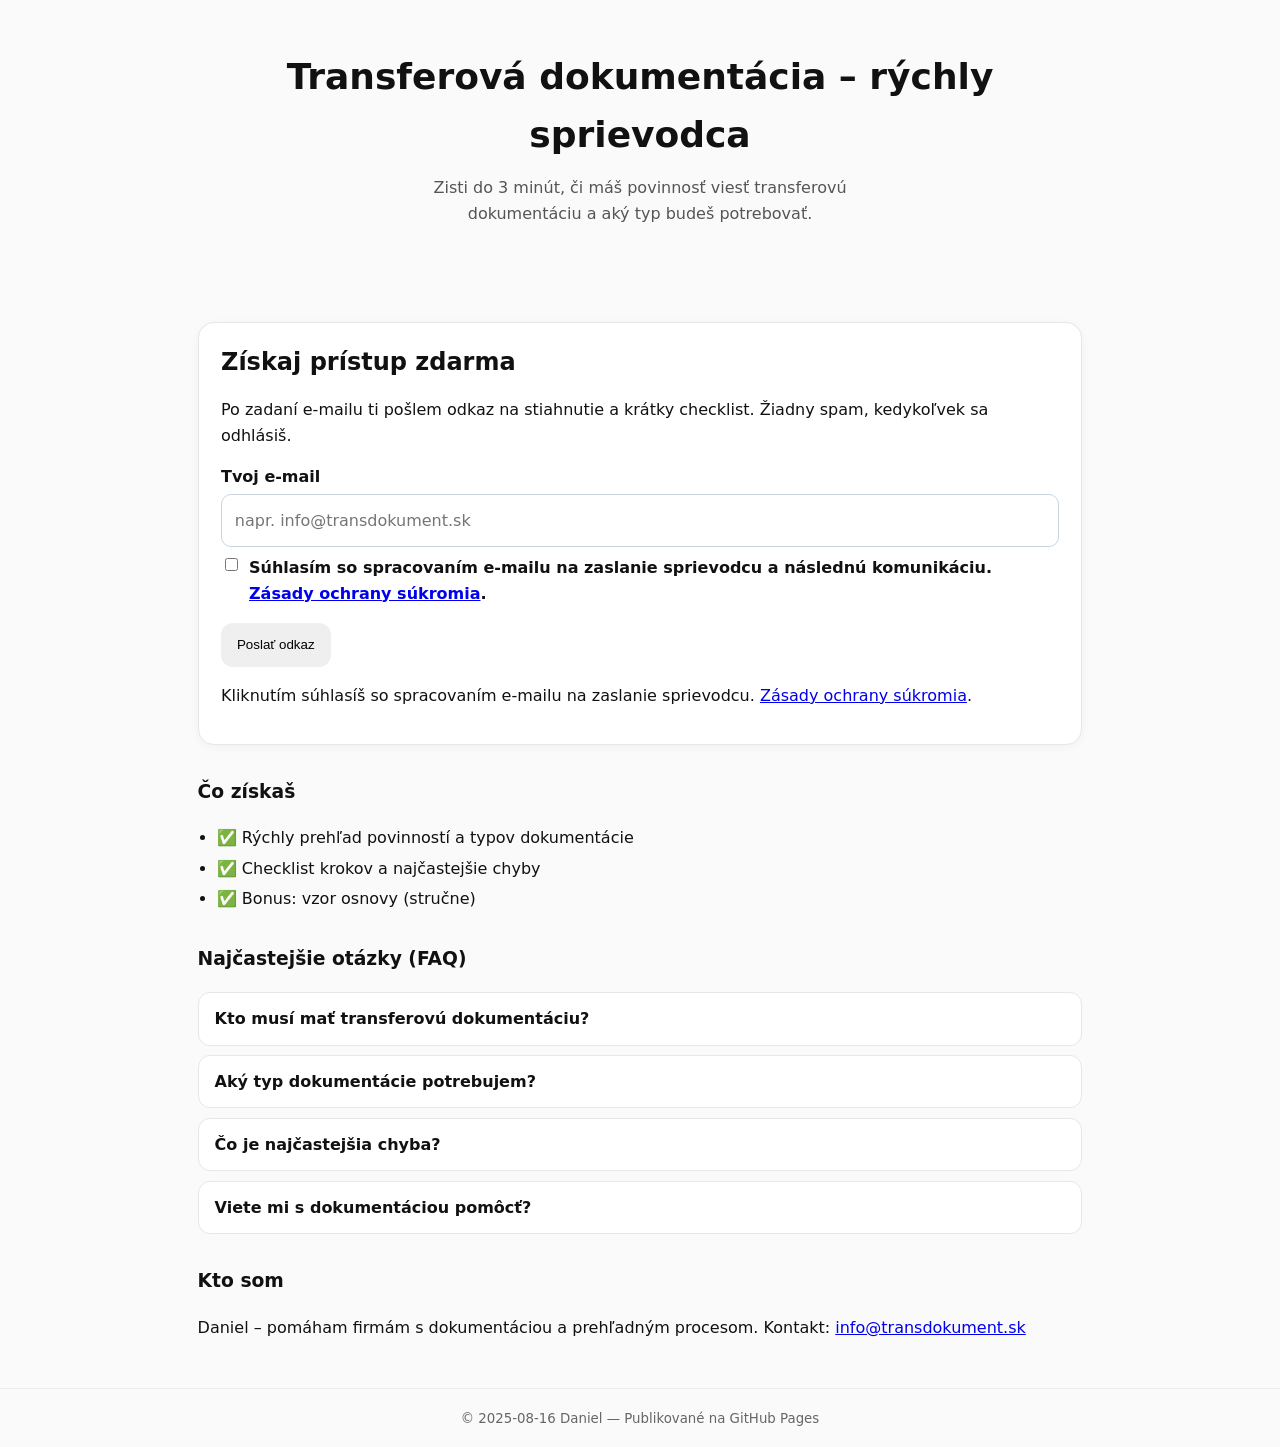
<file: index.html>
<!doctype html>
<html lang="sk">  
<head>
  <meta charset="utf-8">
  <meta name="viewport" content="width=device-width, initial-scale=1">
  <title>Transferová dokumentácia – sprievodca + checklist | Transdokument</title>
  <meta name="description" content="Zistite, či potrebujete transferovú dokumentáciu, aký typ a ako ju pripraviť. Bezplatný sprievodca + checklist na stiahnutie.">
  <link rel="stylesheet" href="styles.css">
  
  <script defer data-domain="transdokument.sk" src="https://plausible.io/js/script.file-downloads.js"></script>

  <meta property="og:title" content="Transferová dokumentácia – rýchly sprievodca">
  <meta property="og:description" content="Zisti rýchlo, či potrebuješ transferovú dokumentáciu a aký typ budeš potrebovať. Stiahni si sprievodcu zdarma.">
  <meta property="og:url" content="https://www.transdokument.sk/">
  <meta property="og:type" content="website">
  <meta property="og:image" content="https://www.transdokument.sk/og-image.png">
  <meta property="og:image:width" content="1200">
  <meta property="og:image:height" content="630">

  <meta name="twitter:card" content="summary_large_image">
  <meta name="twitter:title" content="Transferová dokumentácia – rýchly sprievodca">
  <meta name="twitter:description" content="Zisti rýchlo, či potrebuješ transferovú dokumentáciu a aký typ budeš potrebovať.">
  <meta name="twitter:image" content="https://www.transdokument.sk/og-image.png">

  <script type="application/ld+json">
  {
  "@context": "https://schema.org",
  "@type": "Organization",
  "name": "Transdokument",
  "url": "https://www.transdokument.sk/",
  "logo": "https://www.transdokument.sk/og-image.png",
  "email": "info@transdokument.sk"
  }
  </script>

</head>
<body>
  <header class="site-header">
    <div class="container">
      <h1>Transferová dokumentácia – rýchly sprievodca</h1>
      <p class="subtitle">Zisti do 3 minút, či máš povinnosť viesť transferovú dokumentáciu a aký typ budeš potrebovať.</p>
    </div>
  </header>

  <main class="container">
    <section class="lead">
      <div class="card">
        <h2>Získaj prístup zdarma</h2>
        <p>Po zadaní e-mailu ti pošlem odkaz na stiahnutie a krátky checklist. Žiadny spam, kedykoľvek sa odhlásiš.</p>

        <!-- Formspree endpoint vložený podľa tvojho zadania -->
        <form id="lead-form" class="td-form" data-typ="sprievodca" data-next="/thanks.html" action="https://td-prenos-test.fulledaniel1.workers.dev/formular" method="POST">
          <label for="email">Tvoj e-mail</label>
          <input id="email" name="email" type="email" placeholder="napr. info@transdokument.sk" required autocomplete="email" maxlength="200">
          <input type="hidden" name="zdroj" value="transdokument.sk">

            <!-- GDPR súhlas (povinný) -->
            <label style="display:flex;gap:.5rem;align-items:flex-start;margin-top:.5rem">
            <input type="checkbox" id="consent" name="suhlas" value="ano" required>
            <span> Súhlasím so spracovaním e-mailu na zaslanie sprievodcu a následnú komunikáciu.
            <a href="privacy.html" target="_blank" rel="noopener">Zásady ochrany súkromia</a>.
            </span>
            </label>

            <!-- Honeypot proti botom (skryté) -->
            <label class="hp" aria-hidden="true">
            <input type="text" name="_gotcha" autocomplete="off" tabindex="-1">
            </label>

          <button type="submit">Poslať odkaz</button>
          <p class="help">Kliknutím súhlasíš so spracovaním e-mailu na zaslanie sprievodcu. <a href="privacy.html" target="_blank" rel="noopener">Zásady ochrany súkromia</a>.</p>
          <div id="form-status" class="form-status" aria-live="polite"></div>
          <noscript><p class="muted">Formulár potrebuje zapnutý JavaScript. Prípadne napíš na info@transdokument.sk.</p></noscript>
        </form>
      </div>
    </section>

    <section class="benefits">
      <h3>Čo získaš</h3>
      <ul>
        <li>✅ Rýchly prehľad povinností a typov dokumentácie</li>
        <li>✅ Checklist krokov a najčastejšie chyby</li>
        <li>✅ Bonus: vzor osnovy (stručne)</li>
      </ul>
    </section>

    <section class="faq">
      <h3>Najčastejšie otázky (FAQ)</h3>

      <details>
        <summary>Kto musí mať transferovú dokumentáciu?</summary>
        <p>Subjekty realizujúce kontrolované transakcie so spriaznenými osobami. Typ dokumentácie (skrátená/úplná) závisí od veľkosti a rizika transakcií.</p>
      </details>

      <details>
        <summary>Aký typ dokumentácie potrebujem?</summary>
        <p>Vo všeobecnosti: menšie transakcie → skrátená, významné a rizikové → úplná. V sprievodcovi nájdeš rýchly checklist rozhodovania.</p>
      </details>

      <details>
        <summary>Čo je najčastejšia chyba?</summary>
        <p>Oneskorené spracovanie a chýbajúce podklady k použitej metóde a porovnateľnosti. Dôležitá je priebežná evidencia.</p>
      </details>

      <details>
        <summary>Viete mi s dokumentáciou pomôcť?</summary>
        <p>Áno. Napíš na <a href="mailto:info@transdokument.sk">info@transdokument.sk</a> a urobíme krátky úvodný call.</p>
      </details>
    </section>

    <section class="about">
      <h3>Kto som</h3>
      <p>Daniel – pomáham firmám s dokumentáciou a prehľadným procesom. Kontakt: <a href="mailto:info@transdokument.sk">info@transdokument.sk</a></p>
    </section>
  </main>

  <footer class="site-footer">
    <div class="container">
      <small>© 2025-08-16 Daniel — Publikované na GitHub Pages</small>
    </div>
  </footer>

  <script src="form.js" defer></script>
</body>
</html>
</file>
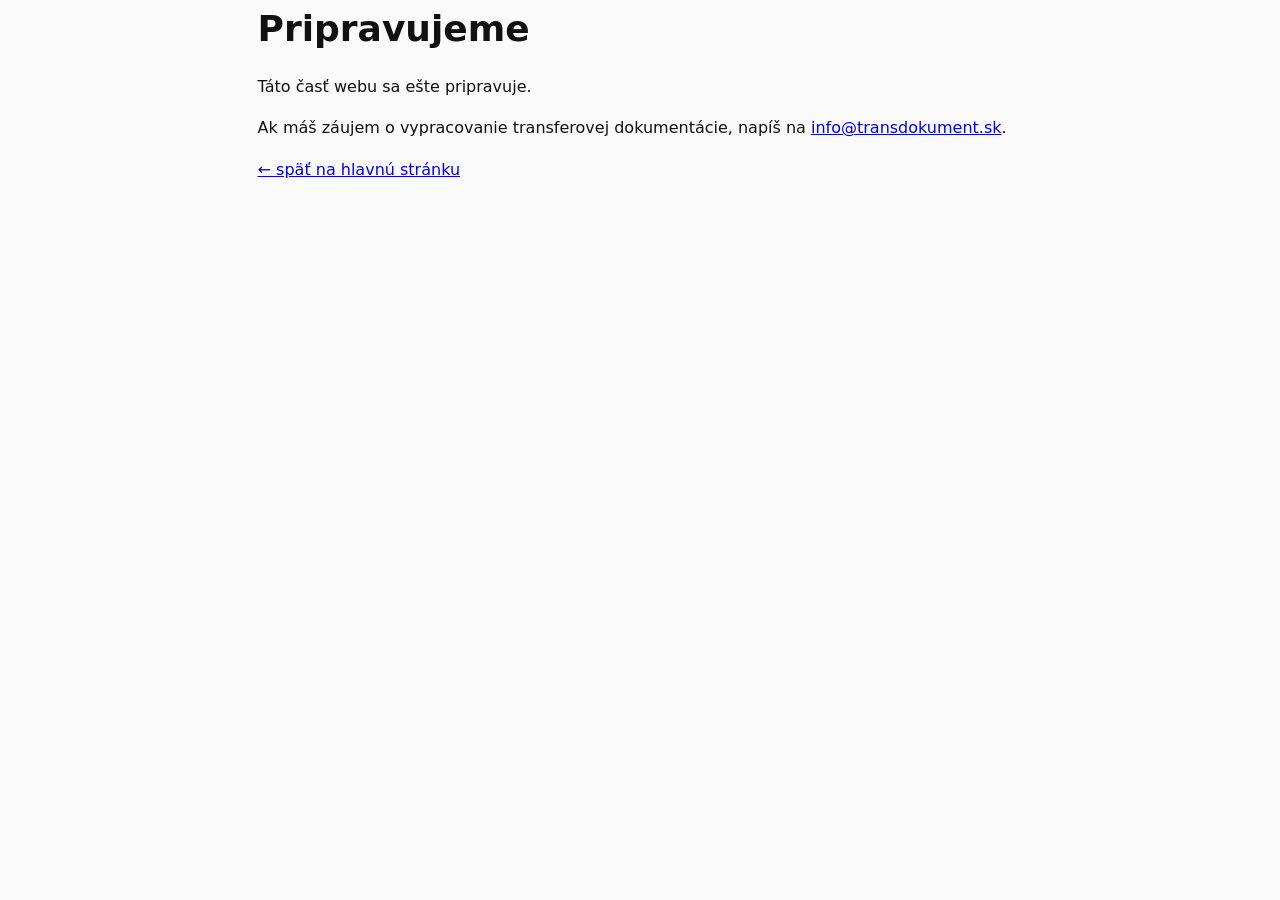
<file: doplnenie-dakujeme.html>
<!doctype html>
<html lang="sk">
<head>
  <meta charset="utf-8">
  <meta name="viewport" content="width=device-width, initial-scale=1">
  <title>Doplnenie údajov – pripravujeme | Transdokument</title>
  <meta name="robots" content="noindex, nofollow">
  <link rel="stylesheet" href="styles.css">
</head>
<body>
  <main class="container" style="max-width:800px">
    <h1>Pripravujeme</h1>
    <p>Táto časť webu sa ešte pripravuje.</p>
    <p>Ak máš záujem o vypracovanie transferovej dokumentácie, napíš na <a href="mailto:info@transdokument.sk">info@transdokument.sk</a>.</p>
    <p><a href="/">← späť na hlavnú stránku</a></p>
  </main>
</body>
</html>
</file>
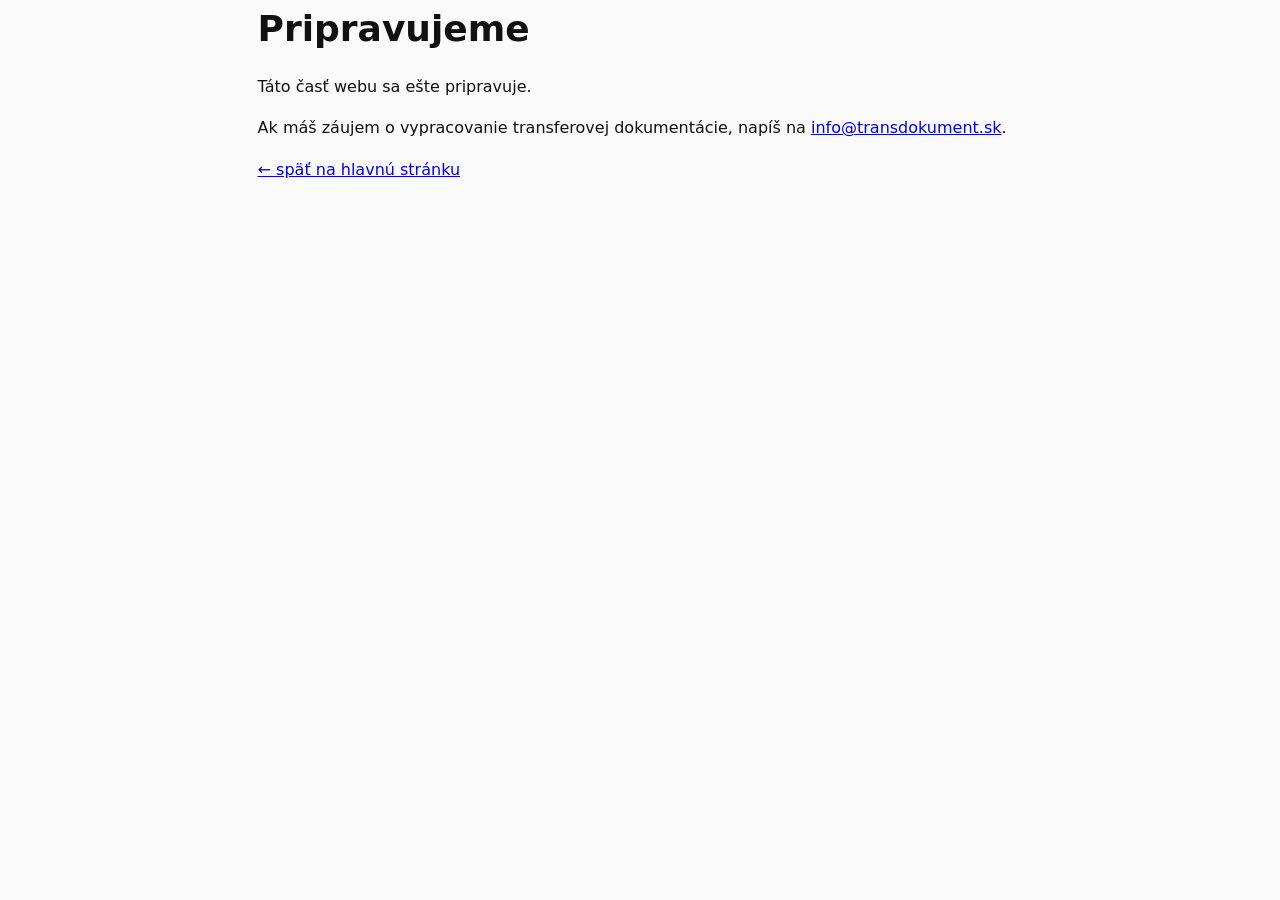
<file: objednavka-dakujeme.html>
<!doctype html>
<html lang="sk">
<head>
  <meta charset="utf-8">
  <meta name="viewport" content="width=device-width, initial-scale=1">
  <title>Objednávka – pripravujeme | Transdokument</title>
  <meta name="robots" content="noindex, nofollow">
  <link rel="stylesheet" href="styles.css">
</head>
<body>
  <main class="container" style="max-width:800px">
    <h1>Pripravujeme</h1>
    <p>Táto časť webu sa ešte pripravuje.</p>
    <p>Ak máš záujem o vypracovanie transferovej dokumentácie, napíš na <a href="mailto:info@transdokument.sk">info@transdokument.sk</a>.</p>
    <p><a href="/">← späť na hlavnú stránku</a></p>
  </main>
</body>
</html>
</file>
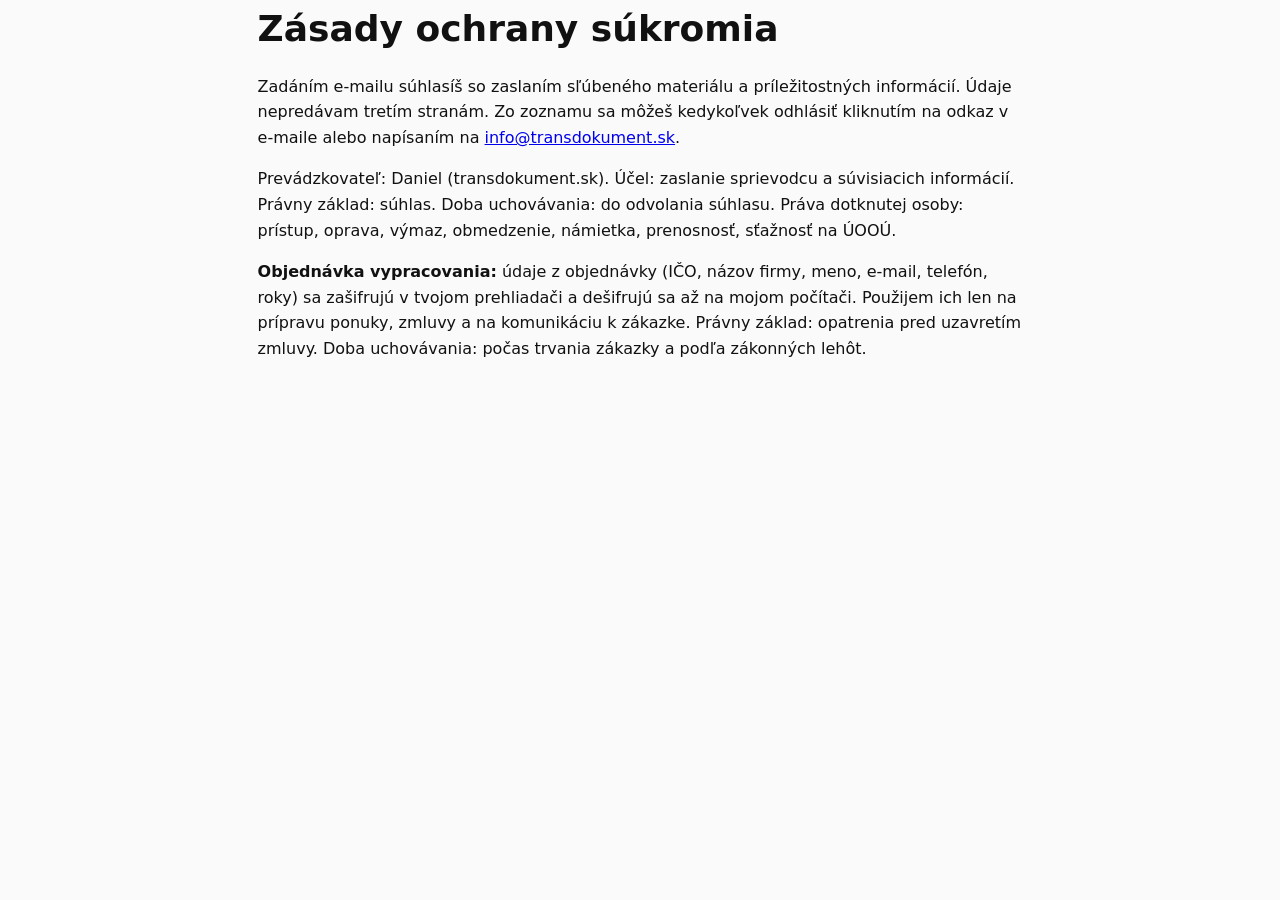
<file: privacy.html>
<!doctype html>
<html lang="sk">
<head>
  <meta charset="utf-8">
  <meta name="viewport" content="width=device-width, initial-scale=1">
  <title>Zásady ochrany súkromia</title>
  <link rel="stylesheet" href="styles.css">
</head>
<body>
  <main class="container" style="max-width:800px">
    <h1>Zásady ochrany súkromia</h1>
    <p>Zadáním e-mailu súhlasíš so zaslaním sľúbeného materiálu a príležitostných informácií. Údaje nepredávam tretím stranám. Zo zoznamu sa môžeš kedykoľvek odhlásiť kliknutím na odkaz v e-maile alebo napísaním na <a href="mailto:info@transdokument.sk">info@transdokument.sk</a>.</p>
    <p>Prevádzkovateľ: Daniel (transdokument.sk). Účel: zaslanie sprievodcu a súvisiacich informácií. Právny základ: súhlas. Doba uchovávania: do odvolania súhlasu. Práva dotknutej osoby: prístup, oprava, výmaz, obmedzenie, námietka, prenosnosť, sťažnosť na ÚOOÚ.</p>
    <p><strong>Objednávka vypracovania:</strong> údaje z objednávky (IČO, názov firmy, meno, e-mail, telefón, roky) sa zašifrujú v tvojom prehliadači a dešifrujú sa až na mojom počítači. Použijem ich len na prípravu ponuky, zmluvy a na komunikáciu k zákazke. Právny základ: opatrenia pred uzavretím zmluvy. Doba uchovávania: počas trvania zákazky a podľa zákonných lehôt.</p>
  </main>
</body>
</html>
</file>
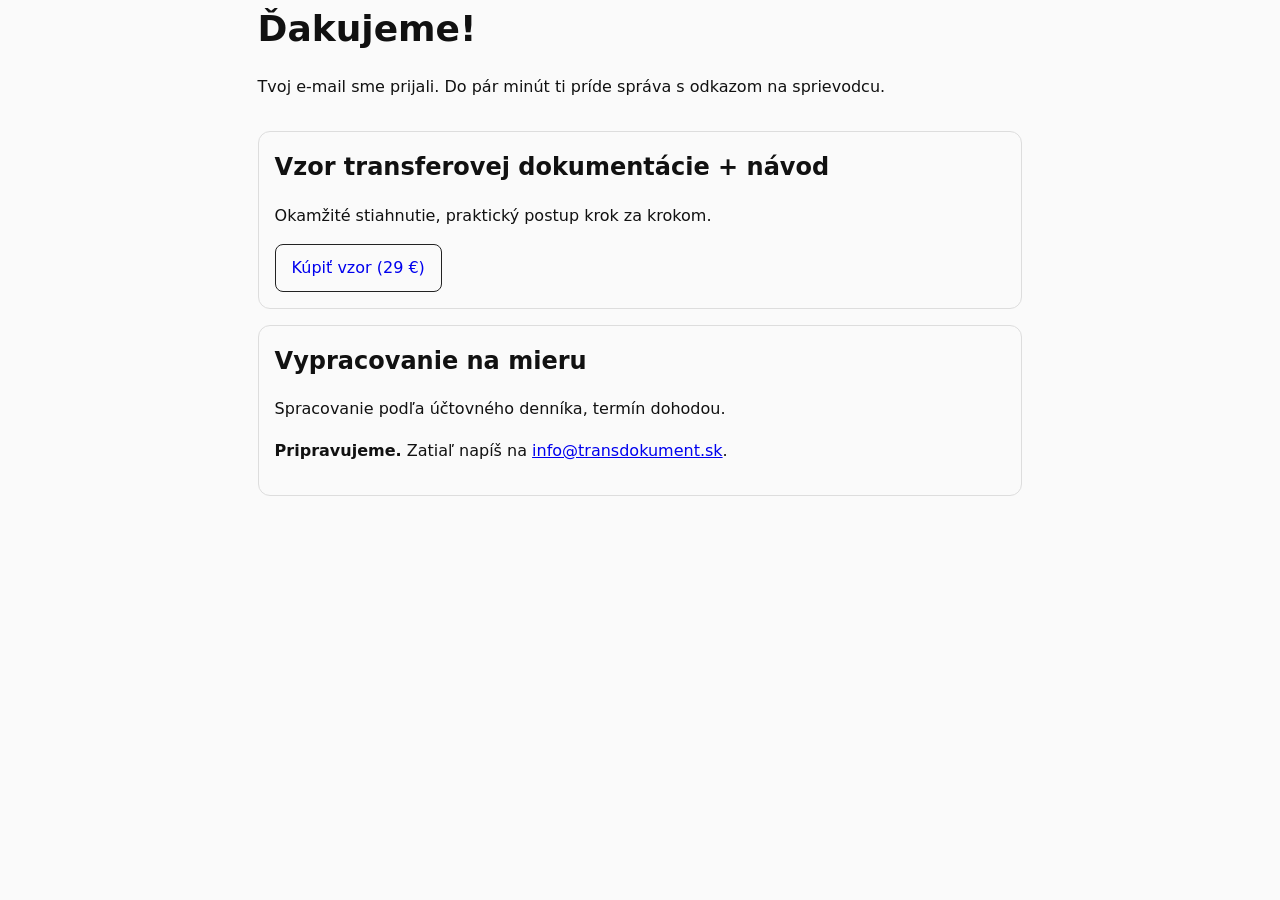
<file: thanks.html>
<!doctype html>
<html lang="sk">
<head>
  <meta charset="utf-8">
  <meta name="viewport" content="width=device-width, initial-scale=1">
  <title>Ďakujeme – sprievodca odoslaný | Transdokument</title>
  <link rel="stylesheet" href="styles.css">

  <script defer data-domain="transdokument.sk" src="https://plausible.io/js/script.file-downloads.js"></script>

  <link rel="canonical" href="https://www.transdokument.sk/thanks.html">

  <meta property="og:url" content="https://www.transdokument.sk/thanks.html">
  <meta name="description" content="Tvoj e-mail sme prijali. Odkaz na sprievodcu nájdeš v doručenom e-maile. Medzitým si môžeš objednať vzor alebo vypracovanie na mieru.">
  <meta property="og:description" content="Tvoj e-mail sme prijali. Odkaz na sprievodcu príde mailom. Pozri si aj možnosti kúpy vzoru alebo vypracovania na mieru.">
  
</head>
<body>
  <main class="container" style="max-width:800px">
    <h1>Ďakujeme!</h1>
    <p>Tvoj e-mail sme prijali. Do pár minút ti príde správa s odkazom na sprievodcu.</p>
    
    <section style="margin:32px 0; display:grid; gap:16px;">
      <div style="border:1px solid #ddd; border-radius:12px; padding:16px;">
        <h2 style="margin-top:0">Vzor transferovej dokumentácie + návod</h2>
        <p>Okamžité stiahnutie, praktický postup krok za krokom.</p>
        <a id="cta-buy-template"
           href="https://buy.stripe.com/TVS_PLACEHOLDER" 
           style="display:inline-block;padding:10px 16px;border-radius:8px;border:1px solid #222;text-decoration:none;">
           Kúpiť vzor (29 €)
        </a>
      </div>

      <div style="border:1px solid #ddd; border-radius:12px; padding:16px;">
        <h2 style="margin-top:0">Vypracovanie na mieru</h2>
        <p>Spracovanie podľa účtovného denníka, termín dohodou.</p>
        <p><strong>Pripravujeme.</strong> Zatiaľ napíš na <a href="mailto:info@transdokument.sk">info@transdokument.sk</a>.</p>
      </div>
    </section>
 
    </main>

      <!-- (voliteľné) Plausible eventy pre CTA -->
      <script>
        window.addEventListener('DOMContentLoaded', function () {
          var buy = document.getElementById('cta-buy-template');
          var order = document.getElementById('cta-order-custom');
          if (buy && typeof plausible === 'function')  buy.addEventListener('click',  function(){ plausible('BuyTemplateClick'); });
          if (order && typeof plausible === 'function') order.addEventListener('click', function(){ plausible('OrderCustomClick'); });
        });
      </script>
</body>
</html>
</file>
<file: styles.css>
:root{--max:920px;--space:1.1rem}
*{box-sizing:border-box}
html,body{margin:0;padding:0;font-family:system-ui,-apple-system,Segoe UI,Roboto,Arial,sans-serif;line-height:1.6;color:#111;background:#fafafa}
.container{max-width:var(--max);margin:0 auto;padding:0 var(--space)}
.site-header{padding:3rem 0;text-align:center}
h1{font-size:2.25rem;margin:0 0 .75rem}
.subtitle{color:#555;margin:0 auto 1rem;max-width:52ch}
section{margin:2rem 0}
.card{border:1px solid #e5e7eb;border-radius:16px;padding:1.2rem 1.4rem;background:#fff;box-shadow:0 2px 10px rgba(0,0,0,.04)}
h2{font-size:1.5rem;margin:0 0 .5rem}
label{display:block;margin:.6rem 0 .25rem;font-weight:600}
input[type=email],input[type=text],input[type=tel],textarea{width:100%;font:inherit;padding:.8rem;border:1px solid #cbd5e1;border-radius:10px;background:#fff}
button{display:inline-block;margin-top:.8rem;padding:.8rem 1rem;border:0;border-radius:12px;cursor:pointer}
ul{padding-left:1.2rem;margin:.5rem 0 0}
li{margin:.3rem 0}
.site-footer{border-top:1px solid #eee;margin-top:3rem;padding:1rem 0;text-align:center;color:#666}

/* Honeypot pole neviditeľné pre bežného návštevníka */
.hp{position:absolute;left:-9999px;width:1px;height:1px;overflow:hidden}

/* Prístupnosť: väčší tap target a jasný focus */
button{min-height:44px; min-width:44px}
button:focus-visible, input:focus-visible, textarea:focus-visible, a:focus-visible{
  outline:3px solid #1d4ed8; /* výrazný obrys pri navigácii klávesnicou */
  outline-offset:2px;
}

  .faq details{border:1px solid #e5e7eb;border-radius:12px;padding:0.8rem 1rem;margin:0.6rem 0;background:#fff}
  .faq summary{font-weight:600;cursor:pointer;list-style:none}
  .faq summary::-webkit-details-marker{display:none}
  .faq p{margin:0.6rem 0 0}

/* Objednávkový formulár */
.help-text{color:#555;font-weight:400;font-size:.9rem}
.roky{border:0;padding:0;margin:.6rem 0 0}
.roky legend{font-weight:600;padding:0;margin-bottom:.25rem}
.roky label{display:inline-flex;gap:.35rem;align-items:center;margin:.2rem 1rem .2rem 0;font-weight:400}
.form-status{margin-top:.6rem}
.td-form fieldset.blok{border:1px solid #ddd;border-radius:8px;padding:.75rem 1rem;margin:0 0 1rem}
.td-form fieldset.blok legend{font-weight:600;padding:0 .25rem}
</file>
